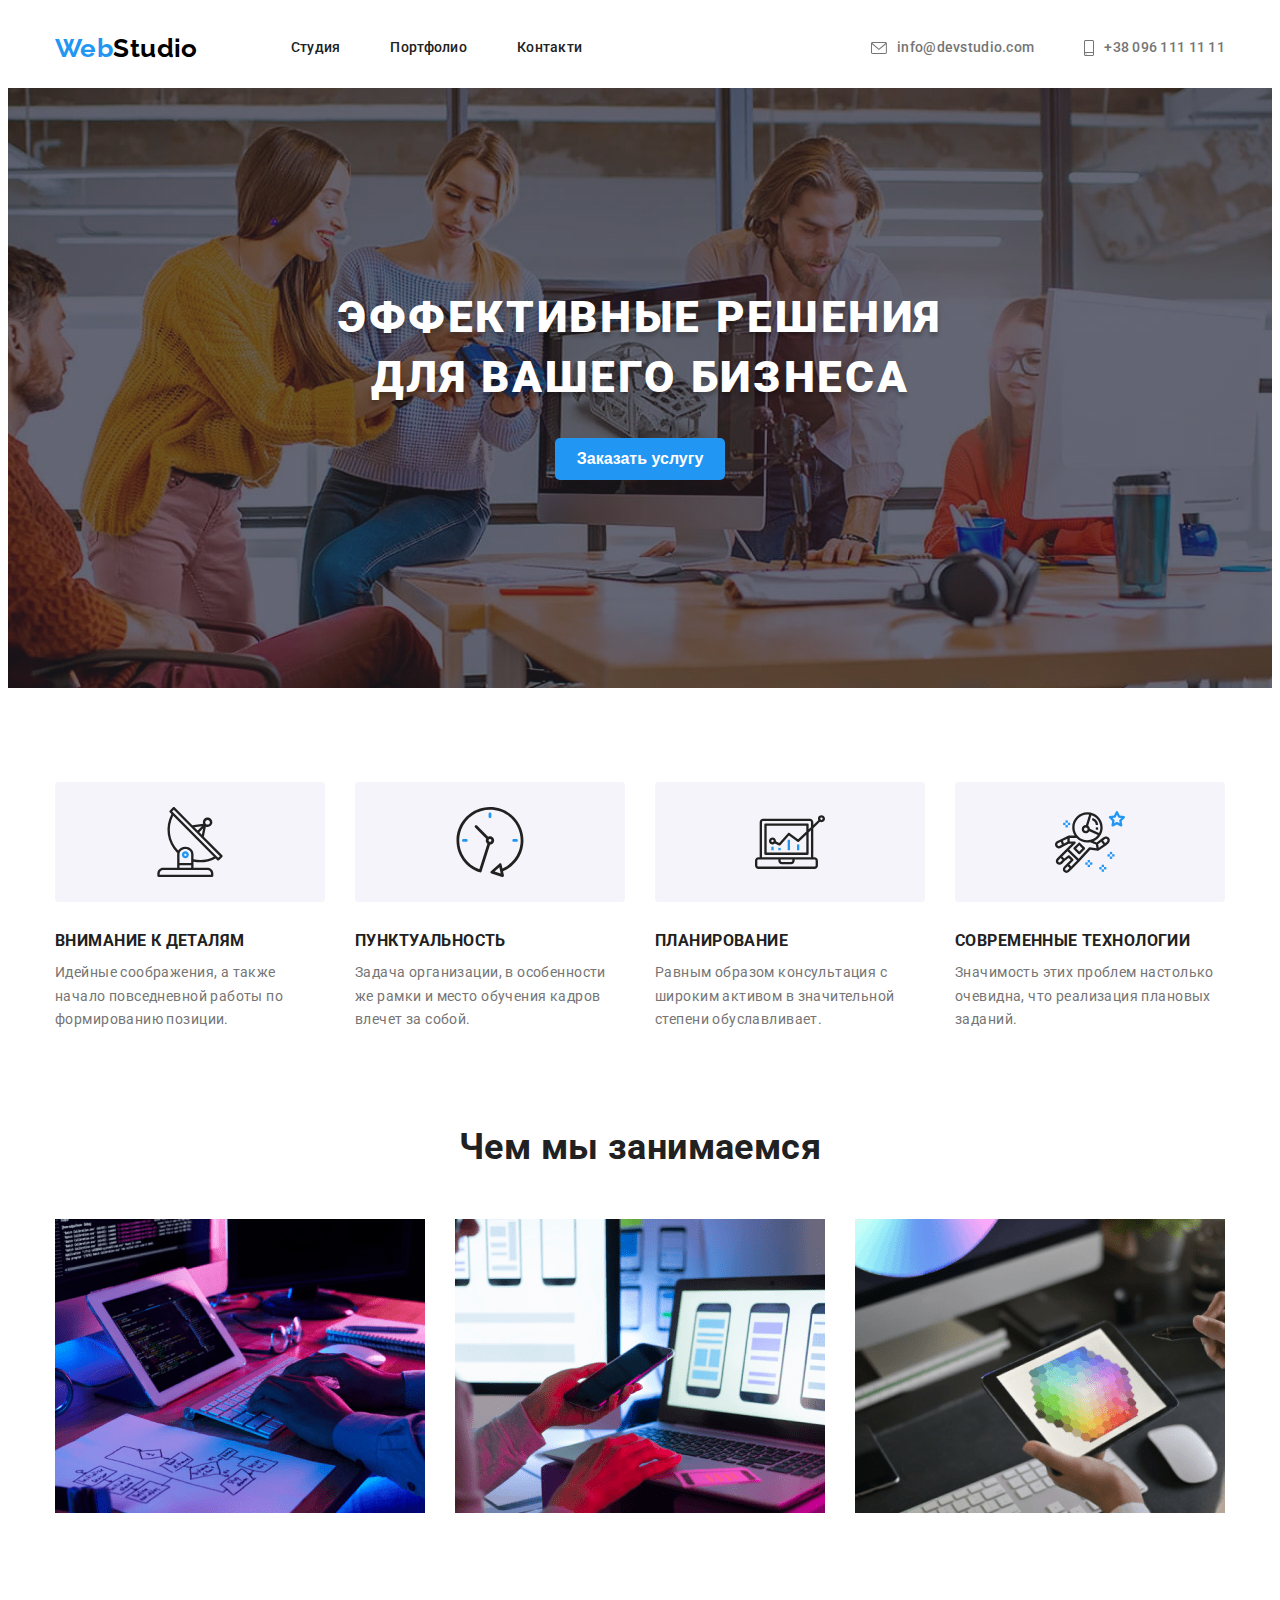
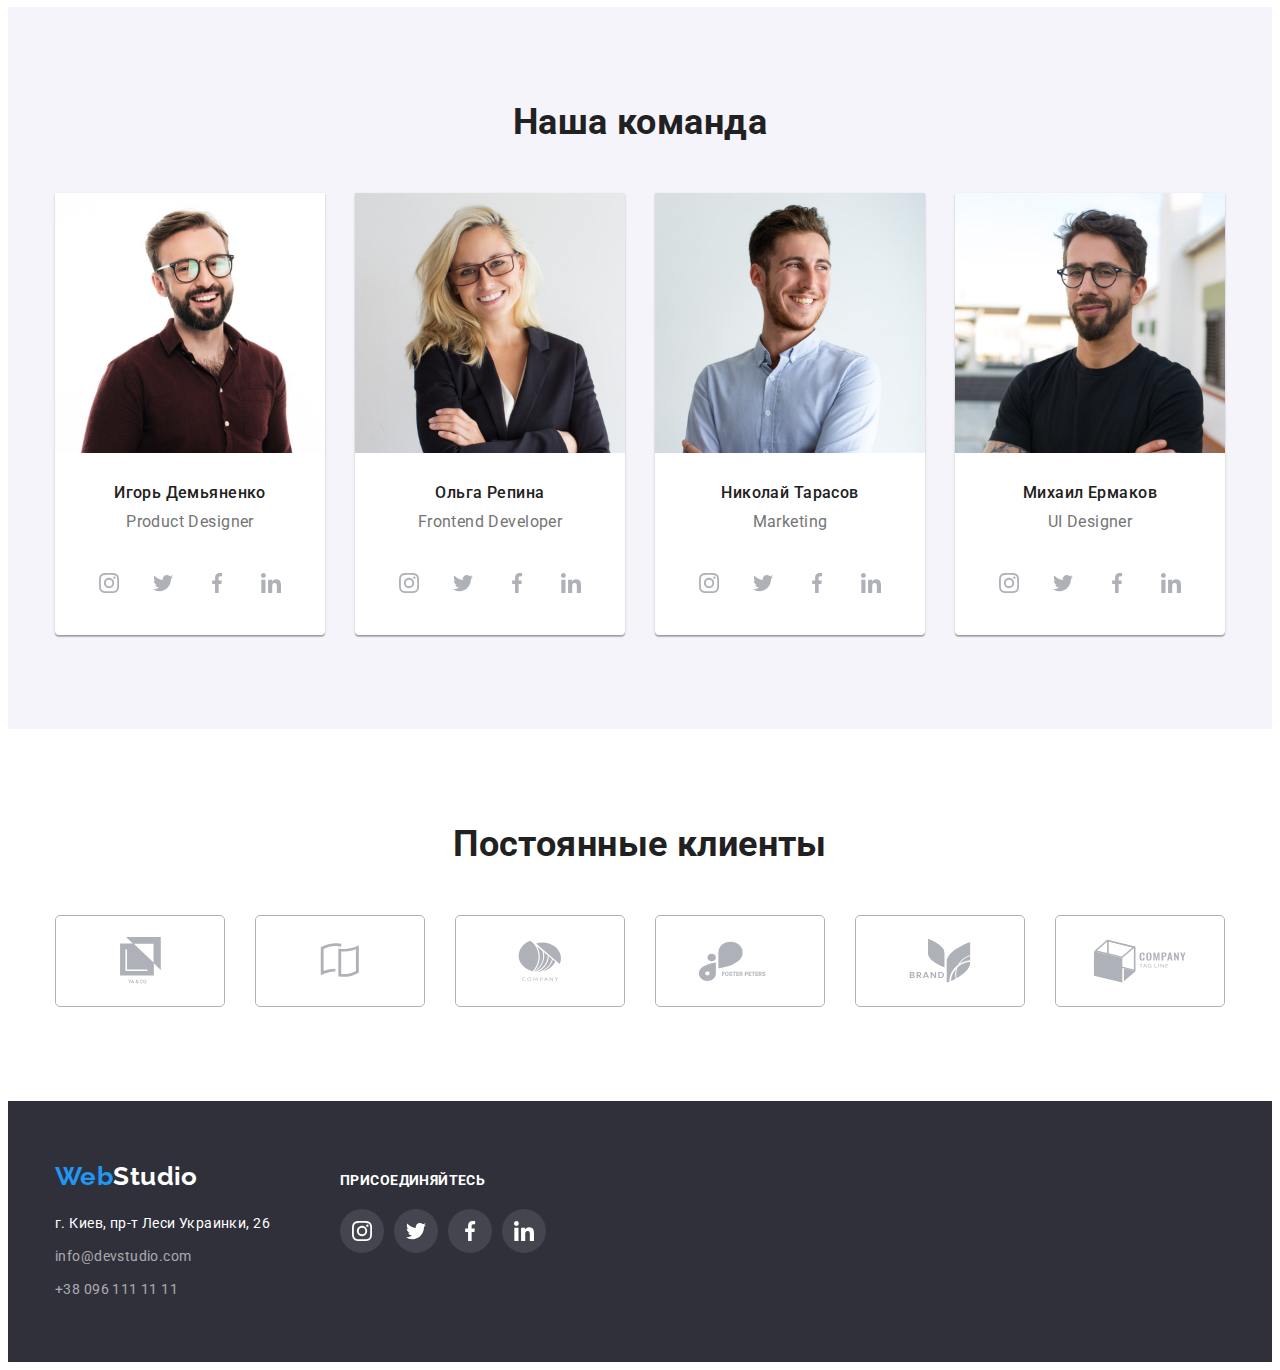
<file: index.html>
<!DOCTYPE html>
<html lang="ru">
<head>
    
    <meta charset="UTF-8">
    <meta http-equiv="X-UA-Compatible" content="IE=edge">
    <meta name="viewport" content="width=Р, initial-scale=1.0">
    <title>Document</title>
    <link rel="preconnect" href="https://fonts.googleapis.com">
    <link rel="preconnect" href="https://fonts.gstatic.com" crossorigin>
    <link href="https://fonts.googleapis.com/css2?family=Raleway:wght@700&family=Roboto:wght@400;500;700;900&display=swap"
        rel="stylesheet">
    <link rel="stylesheet" href="https://cdnjs.cloudflare.com/ajax/libs/modern-normalize/1.1.0/modern-normalize.min.css"
        integrity="sha512-wpPYUAdjBVSE4KJnH1VR1HeZfpl1ub8YT/NKx4PuQ5NmX2tKuGu6U/JRp5y+Y8XG2tV+wKQpNHVUX03MfMFn9Q=="
        crossorigin="anonymous" referrerpolicy="no-referrer" />
    <link rel="stylesheet" href="./css/styles.css">
</head>
<body>
    <!--Шапка-->
    <header class="heder">
        <div class="heder-blok container">
            <nav class="nav">
                <a href="./index.html" class="logo">Web<span class="logo-black">Studio</span></a>
                <ul class="site-nav">
                    <li><a href="./index.html" class="heder-link">Студия</a></li>
                    <li><a href="./portfolio.html" class="heder-link">Портфолио</a></li>
                    <li><a href="" class="heder-link">Контакти</a></li>
                </ul>
            </nav>
            <ul class="link-nav">
                <li class="iten-nav-contact">
                    <a href="mailto:info@devstudio.com" class="contact-nav">
                        <svg width="16" height="12">
                            <use href = "./images/sprite.svg#icon-envelope"></use>
                        </svg>info@devstudio.com</a>
                </li>
                <li class="iten-nav-contact">
                    <a href="tel:+380961111111" class="contact-nav">
                        <svg width="10" height="16">
                            <use href="./images/sprite.svg#icon-smartphone"></use>
                        </svg>+38 096 111 11 11</a>
                </li>
            </ul>
        </div>
    </header>

<main>
    <!--Герой-->
    
    <section class="section-hero">
        <div class="hero сontainer">
            <h1 class="hero-title"> Эффективные решения для вашего бизнеса</h1>
            <button type="button" class="hero-button">Заказать услугу</button>
        </div>
    </section>
   
    <!--Переваги-->
    <section class="section">
        <div class="container">
           <h2 hidden>Преимущества</h2>
           <ul class="benefits-list">
               <li class="benefits-iten antena">
                   <h3 class="benefits-name">Внимание к деталям</h3>
                   <p class="benefits-text">Идейные соображения, а также начало повседневной работы по формированию позиции.</p>
               </li>
               <li class="benefits-iten clock">
                   <h3 class="benefits-name">Пунктуальность</h3>
                   <p class="benefits-text">Задача организации, в особенности же рамки и место обучения кадров влечет за собой.</p>
               </li>
               <li class="benefits-iten diagram">
                   <h3 class="benefits-name">Планирование</h3>
                   <p class="benefits-text">Равным образом консультация с широким активом в значительной степени обуславливает.</p>
               </li>
            <li class="benefits-iten astronaut">
                <h3 class="benefits-name">Современные технологии</h3>
                <p class="benefits-text">Значимость этих проблем настолько очевидна, что реализация плановых заданий.</p>
               </li>
           </ul>
        </div>
    </section>
    <!--Чим ми займаэмось-->
    <section class="work">
        <div class=" container">   
           <h2 class="work-title">Чем мы занимаемся</h2>
           <ul class="work-list">
               <li class="work-iten"><img src="./images/1-min.png" alt="рабата за пк" width="370" height="294" /></li>
               <li class="work-iten"><img src="./images/2-min.png" alt="рабата за смартфоном " width="370" height="294" /></li>
               <li class="work-iten"><img src="./images/3-min.png" alt="рабата за планшетом" width="370" height="294" /></li>
           </ul>
        </div>
    </section>
    <!--Наша команда-->
    <section class="team section">
        <div class="container">
           <h2 class="team-title">Наша команда</h2>
           <ul class="team-list " >
               <li class="team-iten"><img src="./images/igor-min.jpg" alt="Игорь Демьяненко" width="270" height="260" />
                  <h3 class="team-name">Игорь Демьяненко</h3>
                  <p class="team-text">Product Designer</p>
                <div class="soc-div">
                    <a href="" class="soc-link"><svg class="soc-svg" width="20" height="20">
                            <use href="./images/sprite.svg#icon-instagram"></use>
                        </svg>
                    </a>
                    <a href="" class="soc-link"><svg class="soc-svg" width="20" height="20">
                            <use href="./images/sprite.svg#icon-twitter"></use>
                        </svg>
                    </a>
                    <a href="" class="soc-link"><svg class="soc-svg" width="20" height="20">
                            <use href="./images/sprite.svg#icon-facebook"></use>
                        </svg>
                    </a>
                    <a href="" class="soc-link"><svg class="soc-svg" width="20" height="20">
                            <use href="./images/sprite.svg#icon-linkedin"></use>
                        </svg>
                    </a>
                </div>   
               </li>
               <li class="team-iten"><img src="./images/olga-min.jpg" alt="Ольга Репина" width="270" height="260" />
                  <h3 class="team-name">Ольга Репина</h3>
                  <p class="team-text">Frontend Developer</p>
                <div class="soc-div">
                    <a href="" class="soc-link"><svg class="soc-svg" width="20" height="20">
                            <use href="./images/sprite.svg#icon-instagram"></use>
                        </svg>
                    </a>
                    <a href="" class="soc-link"><svg class="soc-svg" width="20" height="20">
                            <use href="./images/sprite.svg#icon-twitter"></use>
                        </svg>
                    </a>
                    <a href="" class="soc-link"><svg class="soc-svg" width="20" height="20">
                            <use href="./images/sprite.svg#icon-facebook"></use>
                        </svg>
                    </a>
                    <a href="" class="soc-link"><svg class="soc-svg" width="20" height="20">
                            <use href="./images/sprite.svg#icon-linkedin"></use>
                        </svg>
                    </a>
                </div>
                  
               </li>
               <li class="team-iten"><img src="./images/nikolaj-min.jpg" alt="Николай Тарасов" width="270" height="260" />
                  <h3 class="team-name">Николай Тарасов</h3>
                  <p class="team-text">Marketing</p>
                <div class="soc-div">
                    <a href="" class="soc-link"><svg class="soc-svg" width="20" height="20">
                            <use href="./images/sprite.svg#icon-instagram"></use>
                        </svg>
                    </a>
                    <a href="" class="soc-link"><svg class="soc-svg" width="20" height="20">
                            <use href="./images/sprite.svg#icon-twitter"></use>
                        </svg>
                    </a>
                    <a href="" class="soc-link"><svg class="soc-svg" width="20" height="20">
                            <use href="./images/sprite.svg#icon-facebook"></use>
                        </svg>
                    </a>
                    <a href="" class="soc-link"><svg class="soc-svg" width="20" height="20">
                            <use href="./images/sprite.svg#icon-linkedin"></use>
                        </svg>
                    </a>
                </div>
               </li>
                  <li class="team-iten"><img src="./images/mihael-min.jpg" alt="Михаил Ермаков" width="270" height="260" />
                  <h3 class="team-name">Михаил Ермаков</h3>
               <p class="team-text">UI Designer</p>
            <div class="soc-div">
                <a href="" class="soc-link"><svg class="soc-svg" width="20" height="20">
                        <use href="./images/sprite.svg#icon-instagram"></use>
                    </svg>
                </a>
                <a href="" class="soc-link"><svg class="soc-svg" width="20" height="20">
                        <use href="./images/sprite.svg#icon-twitter"></use>
                    </svg>
                </a>
                <a href="" class="soc-link"><svg class="soc-svg" width="20" height="20">
                        <use href="./images/sprite.svg#icon-facebook"></use>
                    </svg>
                </a>
                <a href="" class="soc-link"><svg class="soc-svg" width="20" height="20">
                        <use href="./images/sprite.svg#icon-linkedin"></use>
                    </svg>
                </a>
            </div>
                
              </li>
           </ul>
        </div>
    </section> 
    
    <!--Постійні клієнти--> 
    <section class="client section">
        <div class="container">
            <h2 class="client-title">Постоянные клиенты</h2>
            <ul class="client-list list">
                <li class="client-iten">
                    <a href="" class="comp-link">
                       <svg class="comp" width="41" height="46.7">
                           <use href="./images/sprite.svg#icon-comp-1" ></use>
                       </svg>
                    </a>
                </li>
                <li class="client-iten" >
                    <a href="" class="comp-link">
                       <svg class="comp" width="40" height="51">
                           <use href="./images/sprite.svg#icon-comp-2" ></use>
                       </svg>
                    </a>
                </li>
                <li class="client-iten">
                    <a href="" class="comp-link">
                       <svg class="comp"  width="43.46" height="41.18">
                           <use href="./images/sprite.svg#icon-comp-3"></use>
                       </svg>
                    </a>
                </li>
                <li class="client-iten"  >
                    <a href="" class="comp-link">
                       <svg class="comp" width="84.44" height="40.60">
                           <use href="./images/sprite.svg#icon-vomp-4"></use>
                       </svg>
                    </a>
                </li>
                <li class="client-iten">
                    <a href="" class="comp-link">
                       <svg class="comp" width="62.54" height="45.43">
                           <use href="./images/sprite.svg#icon-comp-5"></use>
                       </svg>
                    </a>
                </li>
                <li class="client-iten">
                    <a href="" class="comp-link">
                       <svg class="comp" width="93.79" height="43.93">
                           <use href="./images/sprite.svg#icon-comp-6"></use>
                       </svg>
                    </a>
                </li>
            </ul>
        </div>
    </section>
    
</main>
<!--Підвал-->

<footer class="footer">
    <address class="address container">
        <div class="address-div">
            <a href="./index.html" class="logo-footer">Web<span class="logo-white">Studio</span> </a>
            <ul class="address-list">
                <li class="address-iten">
                    <a href="https://goo.gl/maps/LvMUQMzCN4ZPqbAE7" target="_blank" rel="noopener noreferrer"
                        class="address-real">г. Киев, пр-т Леси Украинки,
                        26</a>
                </li>

                <li class="address-iten">
                    <a href="mailto:info@devstudio.com" class="footer-link">info@devstudio.com</a>
                </li>
                <li class="address-iten">
                    <a href="tel:+380961111111" class="footer-link">+38 096 111 11 11</a>
                </li>
            </ul>
        </div>

        <div>
            <span class="title-futer-soc">присоединяйтесь</span>
    
            <div class="futer-soc-div">
                <a href="" class="futer-soc-link"><svg class="futer-soc-svg" width="20" height="20">
                        <use href="./images/sprite.svg#icon-instagram"></use>
                    </svg>
                </a>
                <a href="" class="futer-soc-link"><svg class="futer-soc-svg" width="20" height="20">
                        <use href="./images/sprite.svg#icon-twitter"></use>
                    </svg>
                </a>
                <a href="" class="futer-soc-link"><svg class="futer-soc-svg" width="20" height="20">
                        <use href="./images/sprite.svg#icon-facebook"></use>
                    </svg>
                </a>
                <a href="" class="futer-soc-link"><svg class="futer-soc-svg" width="20" height="20">
                        <use href="./images/sprite.svg#icon-linkedin"></use>
                    </svg>
                </a>
            </div>
        </div>
        </address>
    
</footer>

</body>
</html>
</file>
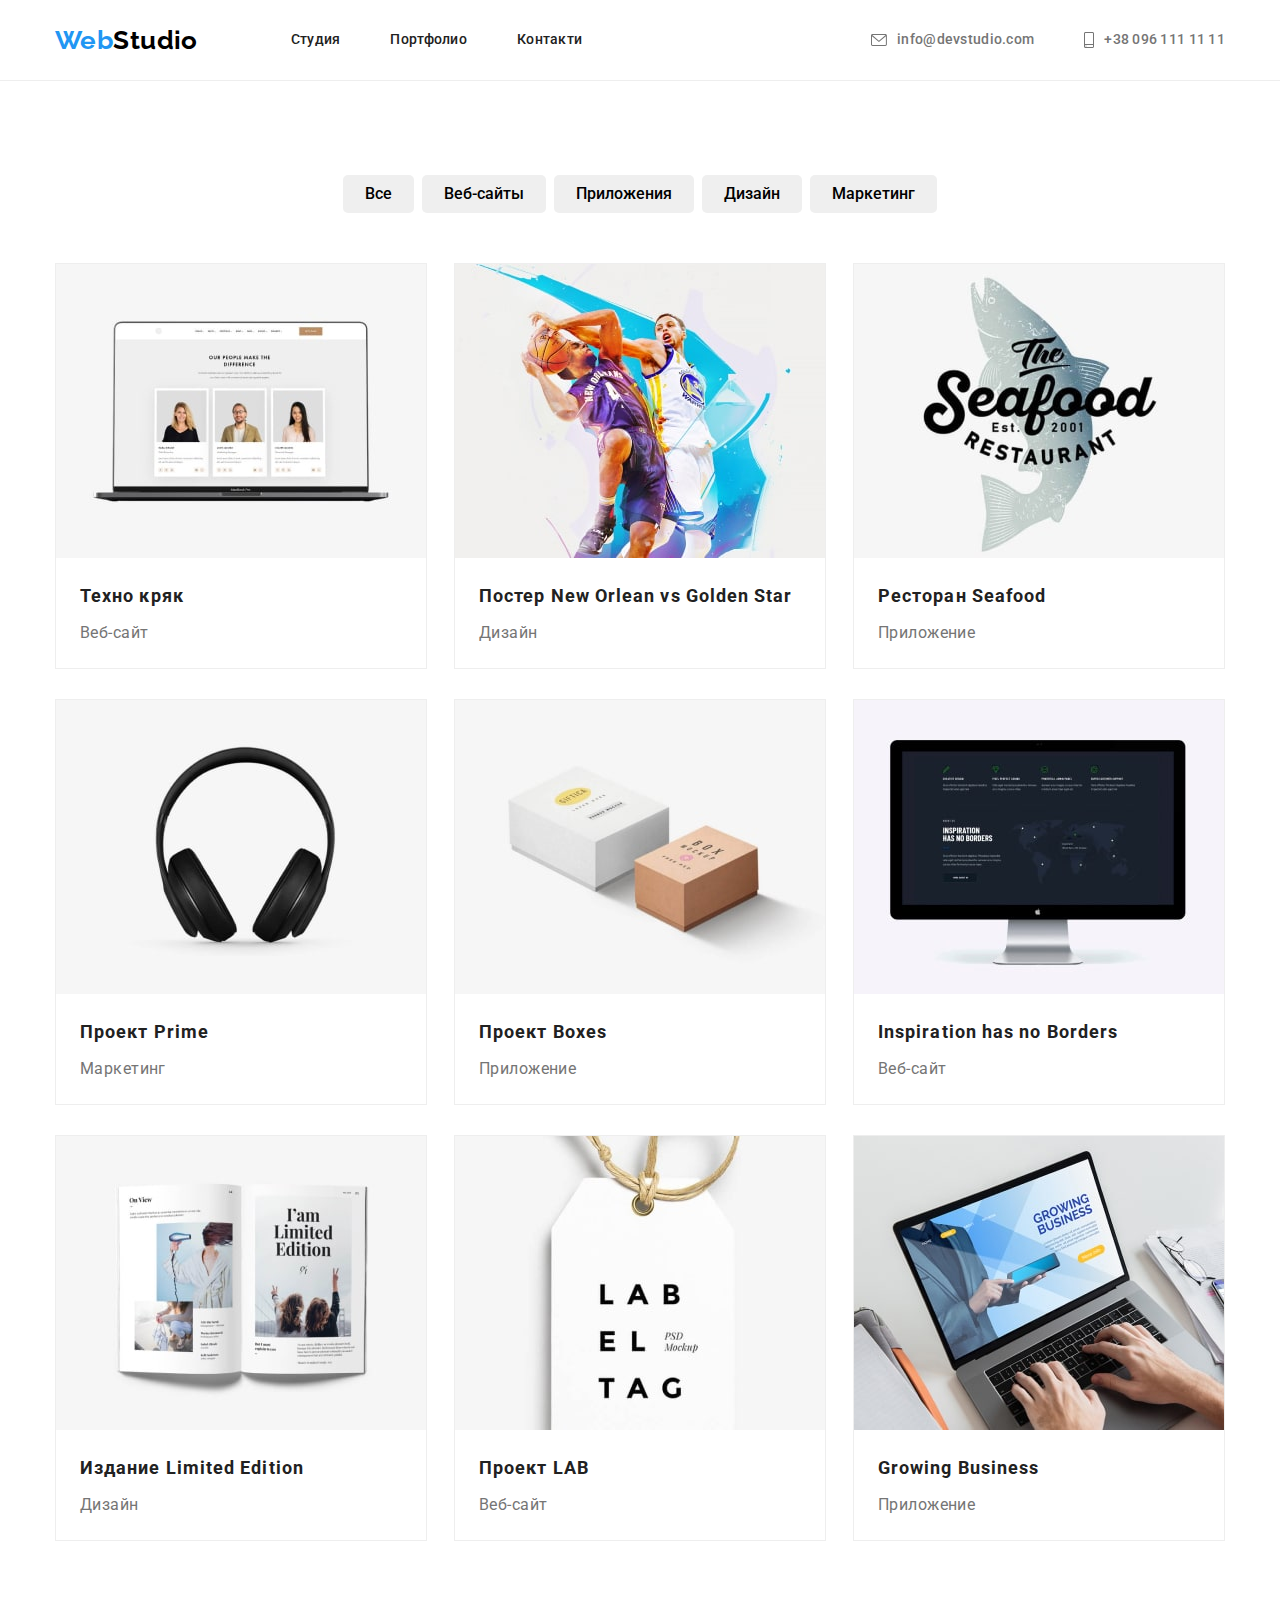
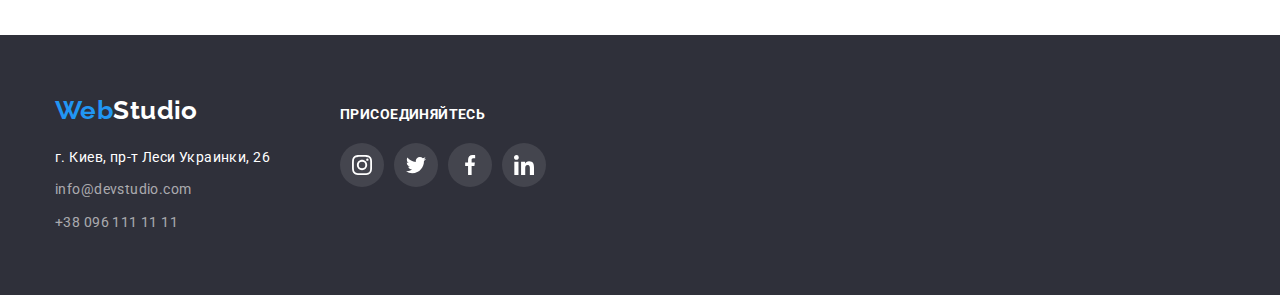
<file: portfolio.html>
<!DOCTYPE html>
<html lang="ru">
<head>
    <link rel="stylesheet" href="https://cdnjs.cloudflare.com/ajax/libs/modern-normalize/1.1.0/modern-normalize.css"
        integrity="sha512-Y0MM+V6ymRKN2zStTqzQ227DWhhp4Mzdo6gnlRnuaNCbc+YN/ZH0sBCLTM4M0oSy9c9VKiCvd4Jk44aCLrNS5Q=="
        crossorigin="anonymous" referrerpolicy="no-referrer" />
    <link rel="stylesheet" href="https://cdnjs.cloudflare.com/ajax/libs/modern-normalize/1.1.0/modern-normalize.min.css"
        integrity="sha512-wpPYUAdjBVSE4KJnH1VR1HeZfpl1ub8YT/NKx4PuQ5NmX2tKuGu6U/JRp5y+Y8XG2tV+wKQpNHVUX03MfMFn9Q=="
        crossorigin="anonymous" referrerpolicy="no-referrer" />
    <meta charset="UTF-8">
    <meta http-equiv="X-UA-Compatible" content="IE=edge">
    <meta name="viewport" content="width=Р, initial-scale=1.0">
    <title>Document</title>
    <link rel="preconnect" href="https://fonts.googleapis.com">
    <link rel="preconnect" href="https://fonts.gstatic.com" crossorigin>
    <link href="https://fonts.googleapis.com/css2?family=Raleway:wght@700&family=Roboto:wght@400;500;700;900&display=swap"
        rel="stylesheet">
    <link rel="stylesheet" href="./css/styles.css">
</head>
<body>
    <header class="heder heder-portolio">
        <div class="heder-blok container">
            <nav class="nav">
                <a href="./index.html" class="logo">Web<span class="logo-black">Studio</span></a>
                <ul class="site-nav">
                    <li><a href="./index.html" class="heder-link">Студия</a></li>
                    <li><a href="./portfolio.html" class="heder-link">Портфолио</a></li>
                    <li><a href="" class="heder-link">Контакти</a></li>
                </ul>
            </nav>
            <ul class="link-nav">
                <li class="iten-nav-contact">
                    <a href="mailto:info@devstudio.com" class="contact-nav">
                        <svg width="16" height="12">
                            <use href="./images/sprite.svg#icon-envelope"></use>
                        </svg>info@devstudio.com</a>
                </li>
                <li class="iten-nav-contact">
                    <a href="tel:+380961111111" class="contact-nav">
                        <svg width="10" height="16">
                            <use href="./images/sprite.svg#icon-smartphone"></use>
                        </svg>+38 096 111 11 11</a>
                </li>
            </ul>
        </div>
    </header>
    <main>
        <section class="filter section">
            <div class="container">
               <h1 hidden>Наші роботи</h1>
               <ul class="filter-list">
                <li class="filter-iten"><button type="button" class="filter-button">Все</button></li>
                <li class="filter-iten"><button type="button" class="filter-button">Веб-сайты</button></li>
                <li class="filter-iten"><button type="button" class="filter-button">Приложения</button></li>
                <li class="filter-iten"><button type="button" class="filter-button">Дизайн</button></li>
                <li class="filter-iten"><button type="button" class="filter-button">Маркетинг</button></li>
               </ul>
              <!--список робіт-->
               <ul class="works">
               <li class="works-iten">
                   <a href="" class="works-link">
                     <img src="./images/web.jpg" alt="изображение сайта" width="370" height="294">
                     <h2 class="works-title">Техно кряк</h2>
                     <p class="works-text">Веб-сайт</p>
                    </a>
              </li>
            <li class="works-iten">
                <a href="" class="works-link">
                    <img src="./images/dyzajn.jpg" alt="баскетболисты в игре" width="370" height="294">
                    <h2 class="works-title">Постер New Orlean vs Golden Star</h2>
                    <p class="works-text">Дизайн</p>
                </a>
            </li>
            <li class="works-iten">
                <a href="" class="works-link">
                    <img src="./images/prilogenie.jpg" alt="логотип риба" width="370" height="294">
                    <h2 class="works-title">Ресторан Seafood</h2>
                    <p class="works-text">Приложение</p>
                </a>
            </li>
            <li class="works-iten">
                <a href="" class="works-link">
                    <img src="./images/marketing.jpg" alt="изображение наушников" width="370" height="294">
                    <h2 class="works-title">Проект Prime</h2>
                    <p class="works-text">Маркетинг</p>
                </a>
            </li>
            <li class="works-iten">
                <a href="" class="works-link">
                    <img src="./images/prilogenie2.jpg" alt="бумажные коробки" width="370" height="294">
                    <h2 class="works-title">Проект Boxes</h2>
                    <p class="works-text">Приложение</p>
                </a>
            </li>
            <li class="works-iten">
                <a href="" class="works-link">
                    <img src="./images/web2.jpg" alt="изображение монитора" width="370" height="294">
                    <h2 class="works-title">Inspiration has no Borders</h2>
                    <p class="works-text">Веб-сайт</p>
                </a>
            </li>
            <li class="works-iten">
                <a href="" class="works-link">
                    <img src="./images/dyzajn2.jpg" alt="изображение книги" width="370" height="294">
                    <h2 class="works-title">Издание Limited Edition</h2>
                    <p class="works-text">Дизайн</p>
                </a>
            </li>
            <li class="works-iten">
                <a href="" class="works-link">
                    <img src="./images/marketing2.jpg" alt="изображение бирки" width="370" height="294">
                    <h2 class="works-title">Проект LAB</h2>
                    <p class="works-text">Веб-сайт</p>
                </a>
            </li>
            <li class="works-iten">
                <a href="" class="works-link">
                    <img src="./images/prilogenie3.jpg" alt="изображение работи за ноутбуком" width="370" height="294">
                    <h2 class="works-title">Growing Business</h2>
                    <p class="works-text">Приложение</p>
                </a>
            </li>
               
              </ul>
            </div>
        </section>
    </main>

<footer class="footer">
    <address class="address container">
        <div class="address-div">
            <a href="./index.html" class="logo-footer">Web<span class="logo-white">Studio</span> </a>
            <ul class="address-list">
                <li class="address-iten">
                    <a href="https://goo.gl/maps/LvMUQMzCN4ZPqbAE7" target="_blank" rel="noopener noreferrer"
                        class="address-real">г. Киев, пр-т Леси Украинки,
                        26</a>
                </li>
            
                <li class="address-iten">
                    <a href="mailto:info@devstudio.com" class="footer-link">info@devstudio.com</a>
                </li>
                <li class="address-iten">
                    <a href="tel:+380961111111" class="footer-link">+38 096 111 11 11</a>
                </li>
            </ul>
        </div>
        
        <div>
            <span class="title-futer-soc">присоединяйтесь</span>
            <div class="futer-soc-div">
                <a href="" class="futer-soc-link"><svg class="futer-soc-svg" width="20" height="20">
                        <use href="./images/sprite.svg#icon-instagram"></use>
                    </svg>
                </a>
                <a href="" class="futer-soc-link"><svg class="futer-soc-svg" width="20" height="20">
                        <use href="./images/sprite.svg#icon-twitter"></use>
                    </svg>
                </a>
                <a href="" class="futer-soc-link"><svg class="futer-soc-svg" width="20" height="20">
                        <use href="./images/sprite.svg#icon-facebook"></use>
                    </svg>
                </a>
                <a href="" class="futer-soc-link"><svg class="futer-soc-svg" width="20" height="20">
                        <use href="./images/sprite.svg#icon-linkedin"></use>
                    </svg>
                </a>
            </div>
        </div>
    </address>
</footer>
    
</body>
</html>
</file>
<file: css/styles.css>
:root {
  --color-text: #757575;
  --color-title-text: #212121;
  --color-footer-hero: #2f303a;
  --color-main-background: #ffffff;
  --color-secondary-background: #f5f4fa;
  --color-link-hover: #2196f3;
  --color-logo-footer: #ffffff;
  --color-logo-header: #000000;
  --color-real-address: #ffffff;
  --color-link-address: rgba(255, 255, 255, 0.6);
  --color-title-hero: #ffffff;
  --color-border: #eeeeee;
  --fill-icon: #afb1b8;
}
/* колір героя і підвалу #2F303A; */
/* сірий  параграф  #757575; */
/* синій лого і навігація  #2196F3; */
/* телефон і мило в футорі  rgba(255, 255, 255, 0.6); */
/* фон хедера і основний фон background: #FFFFFF; */
/* другорядний фон карточок background: #F5F4FA; */
/* колір заголовків тексу #212121 */
/* ----------------------------------- */
button {
  cursor: pointer;
}
/* ul {
  list-style: none;
}
a {
  text-decoration: none;
} */
/* ------------------------------------ */
/* Глобальний border-box */
html {
  box-sizing: border-box;
}

*,
*::before,
*::after {
  box-sizing: border-box;
}
/* ----------------------------------- */

.logo,
.heder-link,
.site-nav,
.link-nav,
.contact-nav,
.benefits-list,
.work-list,
.team-list,
.logo-footer,
.address-list,
.footer-link,
.address-real,
.filter-list,
.works,
.works-link {
  text-decoration: none;
  list-style: none;
}
/* ----------------------------------------*/
/* outline: 2px solid tomano; */
body {
  font-family: Roboto, sans-serif;
  background: var(--color-main-background);
  color: var(--color-title-text);
  letter-spacing: 0.03em;
  font-size: 14px;
}

.list {
  list-style: none;
}
.link {
  text-decoration: none;
}
/* Логотип */
.logo {
  font-family: Raleway;
  font-weight: 700;
  font-size: 26px;
  line-height: 1.19;
  color: var(--color-link-hover);
}
.logo-black {
  color: var(--color-logo-header);
}
/* Навігація */

.heder-portolio {
  border-bottom-width: 1px;
  border-bottom-style: solid;
  border-bottom-color: var(--color-border);
}

.nav {
  display: flex;
  align-items: center;
}

.heder-blok {
  display: flex;
  align-items: center;
}

.link-nav {
  display: flex;
  margin-left: auto;

  margin-top: 0px;
  margin-bottom: 0px;
}

.site-nav {
  display: flex;
  margin-left: 93px;

  margin-top: 0px;
  margin-bottom: 0px;
  padding: 0px;
}
.heder-link {
  display: block;
  padding-top: 32px;
  padding-bottom: 32px;

  font-weight: 500;
  line-height: 1.14;
  letter-spacing: 0.02em;
  color: var(--color-title-text);
}
.site-nav li:not(:last-child) {
  margin-right: 50px;
}
.heder-link:hover,
.heder-link:focus {
  color: var(--color-link-hover);
}

/* Мило і тел. в шапці */
.link-nav li:not(:last-child) {
  margin-right: 50px;
}
.link-nav {
  /* padding: 0px; */
}
.contact-nav {
  font-weight: 500;
  line-height: 1.14;
  letter-spacing: 0.02em;
  color: var(--color-text);
  fill: var(--color-text);
}
.contact-nav svg {
  margin-right: 10px;
}
.contact-nav:hover,
.contact-nav:focus {
  color: var(--color-link-hover);
  fill: var(--color-link-hover);
}
.iten-nav-contact a {
  display: flex;
  align-items: center;
}

/* Герой */
.section-hero {
  padding: 200px 0px;
  background-color: var(--color-footer-hero);
  background-image: linear-gradient(to right, rgba(47, 48, 58, 0.4), rgba(47, 48, 58, 0.4)),
    url('../images/hero.jpg');
  background-repeat: no-repeat;
  background-size: cover;
  background-position: center;
  max-width: 1600px;
  min-height: 600px;
  margin-left: auto;
  margin-right: auto;
}
.hero-title {
  width: 696px;
  margin: 0px auto 30px;

  font-weight: 900;
  font-size: 44px;
  line-height: 1.36;
  letter-spacing: 0.06em;
  text-transform: uppercase;
  color: var(--color-logo-footer);
  text-shadow: 0px 4px 4px rgba(0, 0, 0, 0.25);
}
.hero-button {
  border: 0;
  border-radius: 5px;
  padding: 6px 22px;

  font-weight: 700;
  font-size: 16px;
  line-height: 1.87;
  background: var(--color-link-hover);
  color: var(--color-main-background);
}
.section-hero {
  text-align: center;
}
/* Переваги */

.benefits-list {
  display: flex;
  margin: 0px;
  padding: 0px;
}

.benefits-iten {
  width: calc((100% - 90px) / 4);
}
.benefits-iten::before {
  display: block;
  content: '';
  height: 120px;
  margin-bottom: 30px;
  background: var(--color-secondary-background);
  border-radius: 4px;
  background-repeat: no-repeat;
  background-position: center;
}
.antena::before {
  background-image: url('../images/antenna.svg');
}
.clock::before {
  background-image: url('../images/clock.svg');
}
.diagram::before {
  background-image: url('../images/diagram.svg');
}
.astronaut::before {
  background-image: url('../images/astronaut.svg');
}
.benefits-name {
  margin-top: 0px;
  margin-bottom: 10px;

  text-transform: uppercase;
  font-weight: 700;
  line-height: 1.14;
}
.benefits-text {
  margin-top: 0px;
  margin-bottom: 0px;

  font-weight: 400;
  line-height: 1.71;
  color: var(--color-text);
}
/* Чим ми займаэмося */
.work {
  padding-top: 0px;
  padding-bottom: 94px;
}

.work h2 {
  margin-top: 0px;
  margin-bottom: 50px;

  font-weight: 700;
  font-size: 36px;
  line-height: 1.17;
  text-align: center;
}
.benefits-list {
  justify-content: space-between;
}
.work-list {
  justify-content: space-between;
  display: flex;
  margin: 0px;
  padding: 0px;
}
.work-iten img {
  display: block;
}
/* Наша команда */
.team {
  background: var(--color-secondary-background);
}
.team-list {
  margin: 0px;
  padding: 0px;
  display: flex;
  justify-content: space-between;
}
.team-iten img {
  display: block;
}
.team h2 {
  margin-top: 0px;
  margin-bottom: 50px;

  font-weight: 700;
  font-size: 36px;
  line-height: 1.17;
  text-align: center;
}
.team-name {
  margin-top: 30px;
  margin-bottom: 10px;

  font-weight: 500;
  font-size: 16px;
  line-height: 1.19;
}
.team-text {
  margin-top: 0px;
  margin-bottom: 30px;

  font-weight: 400;
  font-size: 16px;
  line-height: 1.19;
  color: var(--color-text);
}
.team-iten {
  display: block;
  text-align: center;
  background: var(--color-title-hero);
  box-shadow: 0px 1px 3px rgba(0, 0, 0, 0.12), 0px 1px 1px rgba(0, 0, 0, 0.14),
    0px 2px 1px rgba(0, 0, 0, 0.2);
  border-radius: 0px 0px 4px 4px;
}
/* Іконки соцмереж */
.soc-link {
  border-radius: 50%;
  width: 44px;
  height: 44px;
  display: flex;
  justify-content: center;
  align-items: center;
  fill: var(--fill-icon);
}
.soc-link:not(:last-child) {
  margin-right: 10px;
}
.soc-div {
  display: flex;
  padding: 0px 32px 30px;
}
.soc-link:hover,
.soc-link:focus {
  fill: var(--color-main-background);
  background-color: var(--color-link-hover);
}
/* ----------Постійні клієнти---------- */

.client-title {
  margin-top: 0px;
  margin-bottom: 50px;

  font-weight: 700;
  font-size: 36px;
  line-height: 1.17;
  text-align: center;
}
.client-list {
  display: flex;
  margin: 0px;
  padding: 0px;
}
.comp-link {
  fill: var(--fill-icon);
}
.comp-link:hover,
.comp-link:focus {
  fill: var(--color-link-hover);
  border-color: var(--color-link-hover);
}

.comp-link {
  display: flex;
  justify-content: center;
  align-items: center;
  width: 170px;
  height: 92px;
  border: 1px;
  border-radius: 5px;
  border-color: var(--fill-icon);
  border-style: solid;
}
.client-iten:not(:last-child) {
  margin-right: 30px;
}
/* ----------Підвал--------- */

.footer {
  padding-top: 60px;
  padding-bottom: 60px;

  background-color: var(--color-footer-hero);
}
.footer,
.address {
  display: flex;
  align-items: baseline;
}
.address-div {
  margin-right: 70px;
}
.address-real {
  font-style: normal;
  font-weight: 400;
  line-height: 1.71;
  color: var(--color-real-address);
}
.footer-link {
  font-style: normal;
  font-weight: 400;
  line-height: 1.71;
  color: var(--color-link-address);
}
.logo-footer {
  display: block;
  margin-bottom: 20px;

  font-family: Raleway;
  font-style: normal;
  font-weight: 700;
  font-size: 26px;
  line-height: 1.19;
  color: var(--color-link-hover);
}
.logo-white {
  color: var(--color-logo-footer);
}
.address-list {
  margin-top: 0px;
  margin-bottom: 0px;
  padding: 0px;
}
.address-iten:not(:last-child) {
  margin-bottom: 9px;
}

/* Соцмережі футера */

.title-futer-soc {
  display: block;
  margin-top: 0px;
  margin-bottom: 20px;

  font-family: Roboto;
  font-style: normal;
  font-weight: 700;
  font-size: 14px;
  line-height: 1.14;
  text-transform: uppercase;
  color: var(--color-logo-footer);
}
/* Іконки соцмереж футера*/
.futer-soc-link {
  border-radius: 50%;
  width: 44px;
  height: 44px;
  display: flex;
  justify-content: center;
  align-items: center;
  fill: var(--color-main-background);
  background-color: rgba(255, 255, 255, 0.1);
}
.futer-soc-link:not(:last-child) {
  margin-right: 10px;
}
.futer-soc-div {
  display: flex;
}
.futer-soc-link:hover,
.futer-soc-link:focus {
  fill: var(--color-main-background);
  background-color: var(--color-link-hover);
}

/* ----------------ПОРТФОЛІО-------------------- */

/* фільтр-кнопки */
.filter-button {
  border: 0;
  border-radius: 5px;
  padding: 6px 22px;

  font-weight: 500;
  font-size: 16px;
  line-height: 1.62;
}
.filter-button:hover,
.filter-button:focus {
  color: var(--color-title-hero);
  background-color: var(--color-link-hover);
  box-shadow: 0px 3px 1px rgba(0, 0, 0, 0.1), 0px 1px 2px rgba(0, 0, 0, 0.08),
    0px 2px 2px rgba(0, 0, 0, 0.12);
  border-radius: 4px;
}
.filter-iten:not(:last-child) {
  margin-right: 8px;
}

.filter-list {
  display: flex;
  justify-content: center;
  padding: 0px;
  margin-top: 0px;
  margin-bottom: 50px;
}

/* Карточки */
.works-iten img {
  display: block;
}

.works-iten:nth-child(n + 7) {
  margin-bottom: 0px;
}
.works-iten {
  margin-bottom: 30px;
  background: var(--color-title-hero);
  border: 1px solid var(--color-border);
  box-sizing: border-box;
}

.works {
  padding: 0px;
  display: flex;
  flex-wrap: wrap;
  justify-content: space-between;
  margin-top: 0px;
  margin-bottom: 0px;
}

.works-title {
  margin: 20px 24px 4px;

  font-weight: 700;
  font-size: 18px;
  line-height: 2;
  letter-spacing: 0.06em;
  color: var(--color-title-text);
}
.works-text {
  margin: 0px 24px 20px;

  font-weight: 400;
  font-size: 16px;
  line-height: 1.87;
  color: var(--color-text);
}
.works-iten:hover {
  border: 1px solid var(--color-border);
  box-sizing: border-box;
  box-shadow: 0px 1px 1px rgba(0, 0, 0, 0.12), 0px 4px 4px rgba(0, 0, 0, 0.06),
    1px 4px 6px rgba(0, 0, 0, 0.16);
}
/* Контейнер */
.section {
  padding: 94px 0px;
}
.container {
  width: 1200px;
  padding: 0px 15px;
  margin: 0px auto;
}
</file>
